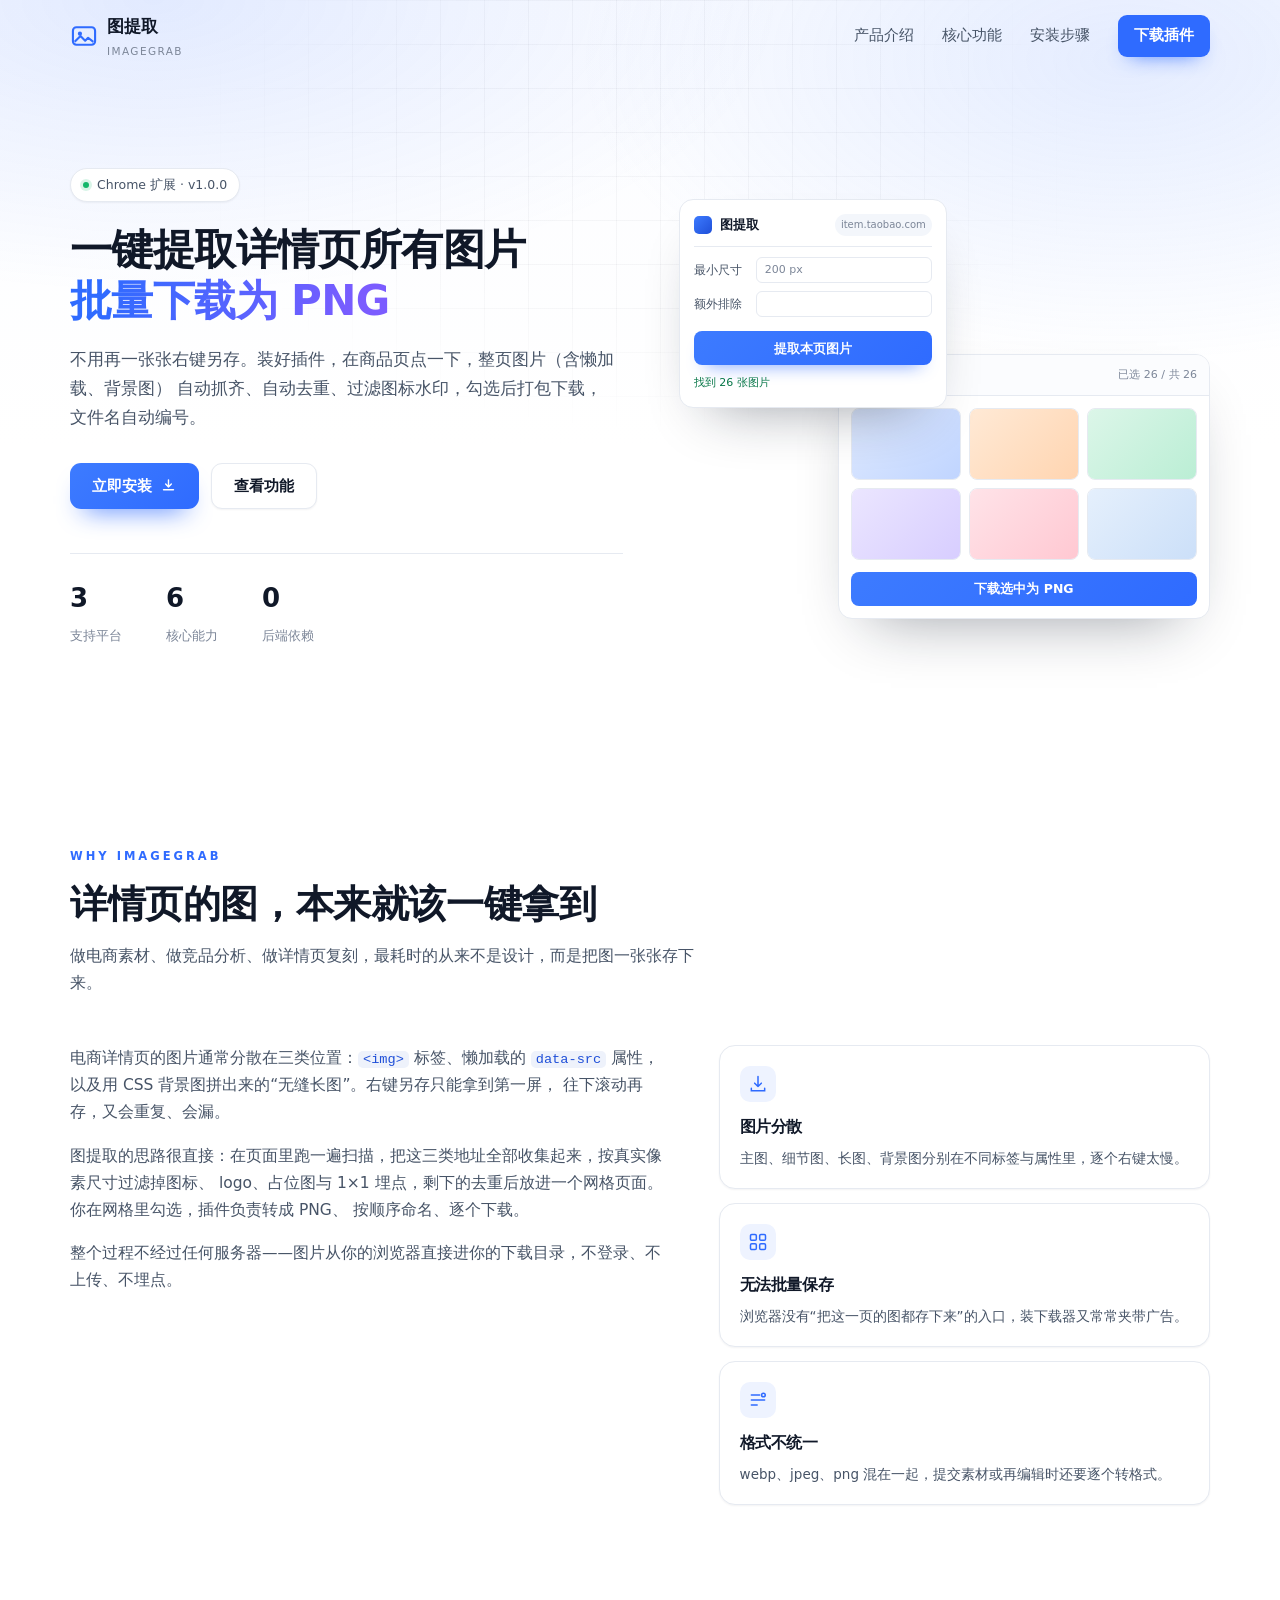
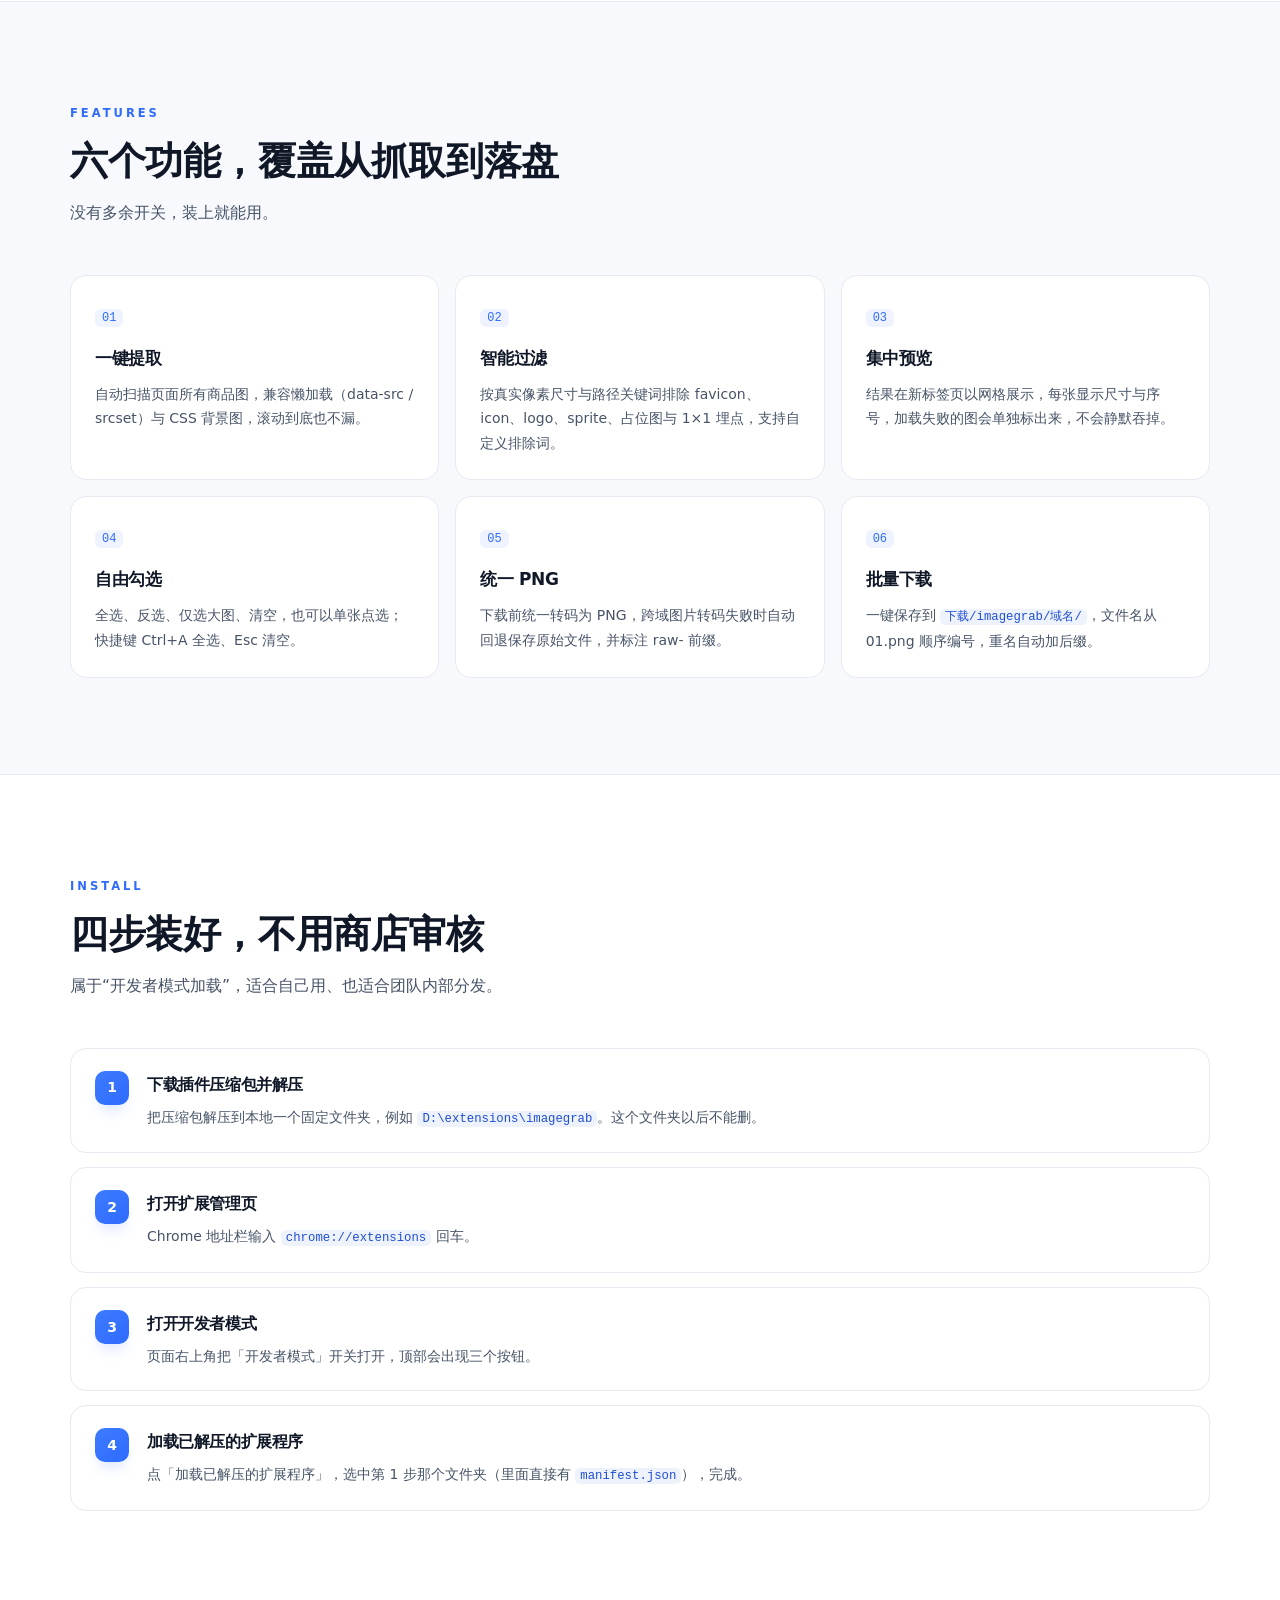
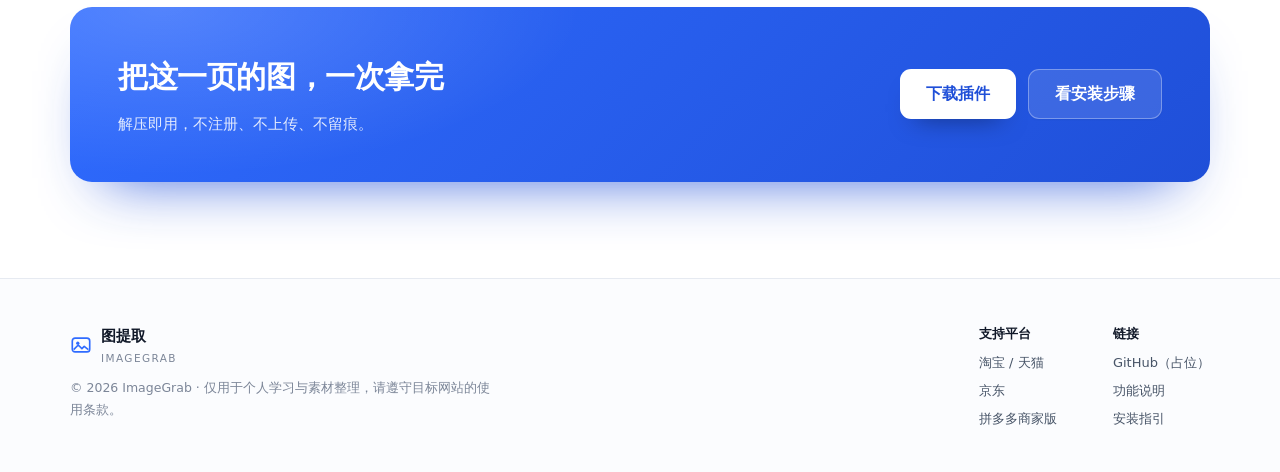
<file: docs/index.html>
<!DOCTYPE html>
<html lang="zh-CN">
<head>
  <meta charset="UTF-8" />
  <meta name="viewport" content="width=device-width, initial-scale=1.0" />
  <title>图提取 ImageGrab · 一键提取电商详情页图片</title>
  <meta name="description" content="图提取 ImageGrab 是一款 Chrome 扩展：一键扫描电商详情页所有图片，自动过滤图标与水印，集中预览、批量下载为 PNG。" />
  <meta name="theme-color" content="#2f6bff" />
  <meta property="og:title" content="图提取 ImageGrab" />
  <meta property="og:description" content="一键提取电商详情页所有图片，批量下载为 PNG。" />
  <link rel="icon" href="assets/icon.svg" type="image/svg+xml" />
  <link rel="stylesheet" href="css/style.css" />
</head>
<body>
  <header class="nav" id="nav">
    <div class="container nav-inner">
      <a class="logo" href="#top">
        <svg viewBox="0 0 24 24" aria-hidden="true">
          <rect x="2.5" y="4.5" width="19" height="15" rx="3" fill="none" stroke="currentColor" stroke-width="1.8"/>
          <circle cx="8.5" cy="10" r="1.8" fill="currentColor"/>
          <path d="M4 17l5-5 4 4 2.5-2.5L20 17" fill="none" stroke="currentColor" stroke-width="1.8" stroke-linejoin="round"/>
        </svg>
        <span>图提取<em>ImageGrab</em></span>
      </a>

      <nav class="links" id="links">
        <a href="#intro">产品介绍</a>
        <a href="#features">核心功能</a>
        <a href="#install">安装步骤</a>
        <a class="nav-cta" href="#download">下载插件</a>
      </nav>

      <button class="burger" id="burger" aria-label="菜单" aria-expanded="false">
        <span></span><span></span><span></span>
      </button>
    </div>
  </header>

  <main id="top">
    <!-- Hero -->
    <section class="hero">
      <div class="container hero-grid">
        <div class="hero-copy reveal">
          <span class="pill"><i></i> Chrome 扩展 · v1.0.0</span>
          <h1>一键提取详情页所有图片<br /><span class="grad">批量下载为 PNG</span></h1>
          <p class="lead">
            不用再一张张右键另存。装好插件，在商品页点一下，整页图片（含懒加载、背景图）
            自动抓齐、自动去重、过滤图标水印，勾选后打包下载，文件名自动编号。
          </p>
          <div class="actions">
            <a class="btn btn-primary" href="#install">
              立即安装
              <svg viewBox="0 0 24 24" aria-hidden="true"><path d="M12 4v10m0 0l-4-4m4 4l4-4" fill="none" stroke="currentColor" stroke-width="2" stroke-linecap="round" stroke-linejoin="round"/><path d="M5 18h14" fill="none" stroke="currentColor" stroke-width="2" stroke-linecap="round"/></svg>
            </a>
            <a class="btn btn-ghost" href="#features">查看功能</a>
          </div>
          <ul class="hero-meta">
            <li><b>3</b><span>支持平台</span></li>
            <li><b>6</b><span>核心能力</span></li>
            <li><b>0</b><span>后端依赖</span></li>
          </ul>
        </div>

        <div class="hero-art reveal" aria-hidden="true">
          <div class="mock-popup">
            <div class="mock-head">
              <span class="mock-logo"></span>
              <b>图提取</b>
              <span class="mock-badge">item.taobao.com</span>
            </div>
            <div class="mock-body">
              <div class="mock-row"><span>最小尺寸</span><i class="mock-input">200 px</i></div>
              <div class="mock-row"><span>额外排除</span><i class="mock-input"></i></div>
            </div>
            <div class="mock-btn">提取本页图片</div>
            <div class="mock-status">找到 26 张图片</div>
          </div>

          <div class="mock-gallery">
            <div class="mock-toolbar">
              <span class="dot"></span><span class="dot"></span><span class="dot"></span>
              <em>已选 26 / 共 26</em>
            </div>
            <div class="mock-grid">
              <i class="t a"></i><i class="t b"></i><i class="t c"></i>
              <i class="t d"></i><i class="t e"></i><i class="t f"></i>
            </div>
            <div class="mock-dl">下载选中为 PNG</div>
          </div>
        </div>
      </div>
    </section>

    <!-- 产品介绍 -->
    <section class="section" id="intro">
      <div class="container">
        <div class="head reveal">
          <span class="eyebrow">WHY IMAGEGRAB</span>
          <h2>详情页的图，本来就该一键拿到</h2>
          <p>做电商素材、做竞品分析、做详情页复刻，最耗时的从来不是设计，而是把图一张张存下来。</p>
        </div>

        <div class="intro-grid">
          <div class="intro-text reveal">
            <p>
              电商详情页的图片通常分散在三类位置：<code>&lt;img&gt;</code> 标签、懒加载的
              <code>data-src</code> 属性，以及用 CSS 背景图拼出来的“无缝长图”。右键另存只能拿到第一屏，
              往下滚动再存，又会重复、会漏。
            </p>
            <p>
              图提取的思路很直接：在页面里跑一遍扫描，把这三类地址全部收集起来，按真实像素尺寸过滤掉图标、
              logo、占位图与 1×1 埋点，剩下的去重后放进一个网格页面。你在网格里勾选，插件负责转成 PNG、
              按顺序命名、逐个下载。
            </p>
            <p>
              整个过程不经过任何服务器——图片从你的浏览器直接进你的下载目录，不登录、不上传、不埋点。
            </p>
          </div>

          <div class="intro-cards">
            <article class="mini reveal">
              <span class="mini-icon">
                <svg viewBox="0 0 24 24" aria-hidden="true"><path d="M12 3v12m0 0l-4-4m4 4l4-4" fill="none" stroke="currentColor" stroke-width="1.8" stroke-linecap="round" stroke-linejoin="round"/><path d="M4 17v3h16v-3" fill="none" stroke="currentColor" stroke-width="1.8" stroke-linecap="round"/></svg>
              </span>
              <h3>图片分散</h3>
              <p>主图、细节图、长图、背景图分别在不同标签与属性里，逐个右键太慢。</p>
            </article>
            <article class="mini reveal">
              <span class="mini-icon">
                <svg viewBox="0 0 24 24" aria-hidden="true"><rect x="3" y="3" width="7" height="7" rx="1.5" fill="none" stroke="currentColor" stroke-width="1.8"/><rect x="14" y="3" width="7" height="7" rx="1.5" fill="none" stroke="currentColor" stroke-width="1.8"/><rect x="3" y="14" width="7" height="7" rx="1.5" fill="none" stroke="currentColor" stroke-width="1.8"/><rect x="14" y="14" width="7" height="7" rx="1.5" fill="none" stroke="currentColor" stroke-width="1.8"/></svg>
              </span>
              <h3>无法批量保存</h3>
              <p>浏览器没有“把这一页的图都存下来”的入口，装下载器又常常夹带广告。</p>
            </article>
            <article class="mini reveal">
              <span class="mini-icon">
                <svg viewBox="0 0 24 24" aria-hidden="true"><path d="M4 6h10M4 12h16M4 18h7" fill="none" stroke="currentColor" stroke-width="1.8" stroke-linecap="round"/><circle cx="18.5" cy="6" r="2.2" fill="none" stroke="currentColor" stroke-width="1.8"/></svg>
              </span>
              <h3>格式不统一</h3>
              <p>webp、jpeg、png 混在一起，提交素材或再编辑时还要逐个转格式。</p>
            </article>
          </div>
        </div>
      </div>
    </section>

    <!-- 核心功能 -->
    <section class="section alt" id="features">
      <div class="container">
        <div class="head reveal">
          <span class="eyebrow">FEATURES</span>
          <h2>六个功能，覆盖从抓取到落盘</h2>
          <p>没有多余开关，装上就能用。</p>
        </div>

        <div class="features">
          <article class="feat reveal">
            <span class="feat-num">01</span>
            <h3>一键提取</h3>
            <p>自动扫描页面所有商品图，兼容懒加载（data-src / srcset）与 CSS 背景图，滚动到底也不漏。</p>
          </article>
          <article class="feat reveal">
            <span class="feat-num">02</span>
            <h3>智能过滤</h3>
            <p>按真实像素尺寸与路径关键词排除 favicon、icon、logo、sprite、占位图与 1×1 埋点，支持自定义排除词。</p>
          </article>
          <article class="feat reveal">
            <span class="feat-num">03</span>
            <h3>集中预览</h3>
            <p>结果在新标签页以网格展示，每张显示尺寸与序号，加载失败的图会单独标出来，不会静默吞掉。</p>
          </article>
          <article class="feat reveal">
            <span class="feat-num">04</span>
            <h3>自由勾选</h3>
            <p>全选、反选、仅选大图、清空，也可以单张点选；快捷键 Ctrl+A 全选、Esc 清空。</p>
          </article>
          <article class="feat reveal">
            <span class="feat-num">05</span>
            <h3>统一 PNG</h3>
            <p>下载前统一转码为 PNG，跨域图片转码失败时自动回退保存原始文件，并标注 raw- 前缀。</p>
          </article>
          <article class="feat reveal">
            <span class="feat-num">06</span>
            <h3>批量下载</h3>
            <p>一键保存到 <code>下载/imagegrab/域名/</code>，文件名从 01.png 顺序编号，重名自动加后缀。</p>
          </article>
        </div>
      </div>
    </section>

    <!-- 安装步骤 -->
    <section class="section" id="install">
      <div class="container">
        <div class="head reveal">
          <span class="eyebrow">INSTALL</span>
          <h2>四步装好，不用商店审核</h2>
          <p>属于“开发者模式加载”，适合自己用、也适合团队内部分发。</p>
        </div>

        <ol class="steps">
          <li class="reveal">
            <span class="step-no">1</span>
            <div>
              <h3>下载插件压缩包并解压</h3>
              <p>把压缩包解压到本地一个固定文件夹，例如 <code>D:\extensions\imagegrab</code>。这个文件夹以后不能删。</p>
            </div>
          </li>
          <li class="reveal">
            <span class="step-no">2</span>
            <div>
              <h3>打开扩展管理页</h3>
              <p>Chrome 地址栏输入 <code>chrome://extensions</code> 回车。</p>
            </div>
          </li>
          <li class="reveal">
            <span class="step-no">3</span>
            <div>
              <h3>打开开发者模式</h3>
              <p>页面右上角把「开发者模式」开关打开，顶部会出现三个按钮。</p>
            </div>
          </li>
          <li class="reveal">
            <span class="step-no">4</span>
            <div>
              <h3>加载已解压的扩展程序</h3>
              <p>点「加载已解压的扩展程序」，选中第 1 步那个文件夹（里面直接有 <code>manifest.json</code>），完成。</p>
            </div>
          </li>
        </ol>
      </div>
    </section>

    <!-- CTA -->
    <section class="cta" id="download">
      <div class="container cta-inner reveal">
        <div>
          <h2>把这一页的图，一次拿完</h2>
          <p>解压即用，不注册、不上传、不留痕。</p>
        </div>
        <div class="cta-actions">
          <a class="btn btn-primary big" href="#" onclick="return false;">下载插件</a>
          <a class="btn btn-ghost big" href="#install">看安装步骤</a>
        </div>
      </div>
    </section>
  </main>

  <footer class="footer">
    <div class="container footer-inner">
      <div>
        <a class="logo small" href="#top">
          <svg viewBox="0 0 24 24" aria-hidden="true">
            <rect x="2.5" y="4.5" width="19" height="15" rx="3" fill="none" stroke="currentColor" stroke-width="1.8"/>
            <circle cx="8.5" cy="10" r="1.8" fill="currentColor"/>
            <path d="M4 17l5-5 4 4 2.5-2.5L20 17" fill="none" stroke="currentColor" stroke-width="1.8" stroke-linejoin="round"/>
          </svg>
          <span>图提取<em>ImageGrab</em></span>
        </a>
        <p class="copy">© 2026 ImageGrab · 仅用于个人学习与素材整理，请遵守目标网站的使用条款。</p>
      </div>
      <div class="footer-cols">
        <div>
          <b>支持平台</b>
          <span>淘宝 / 天猫</span>
          <span>京东</span>
          <span>拼多多商家版</span>
        </div>
        <div>
          <b>链接</b>
          <a href="https://github.com/" target="_blank" rel="noreferrer noopener">GitHub（占位）</a>
          <a href="#features">功能说明</a>
          <a href="#install">安装指引</a>
        </div>
      </div>
    </div>
  </footer>

  <script src="js/main.js"></script>
</body>
</html>
</file>
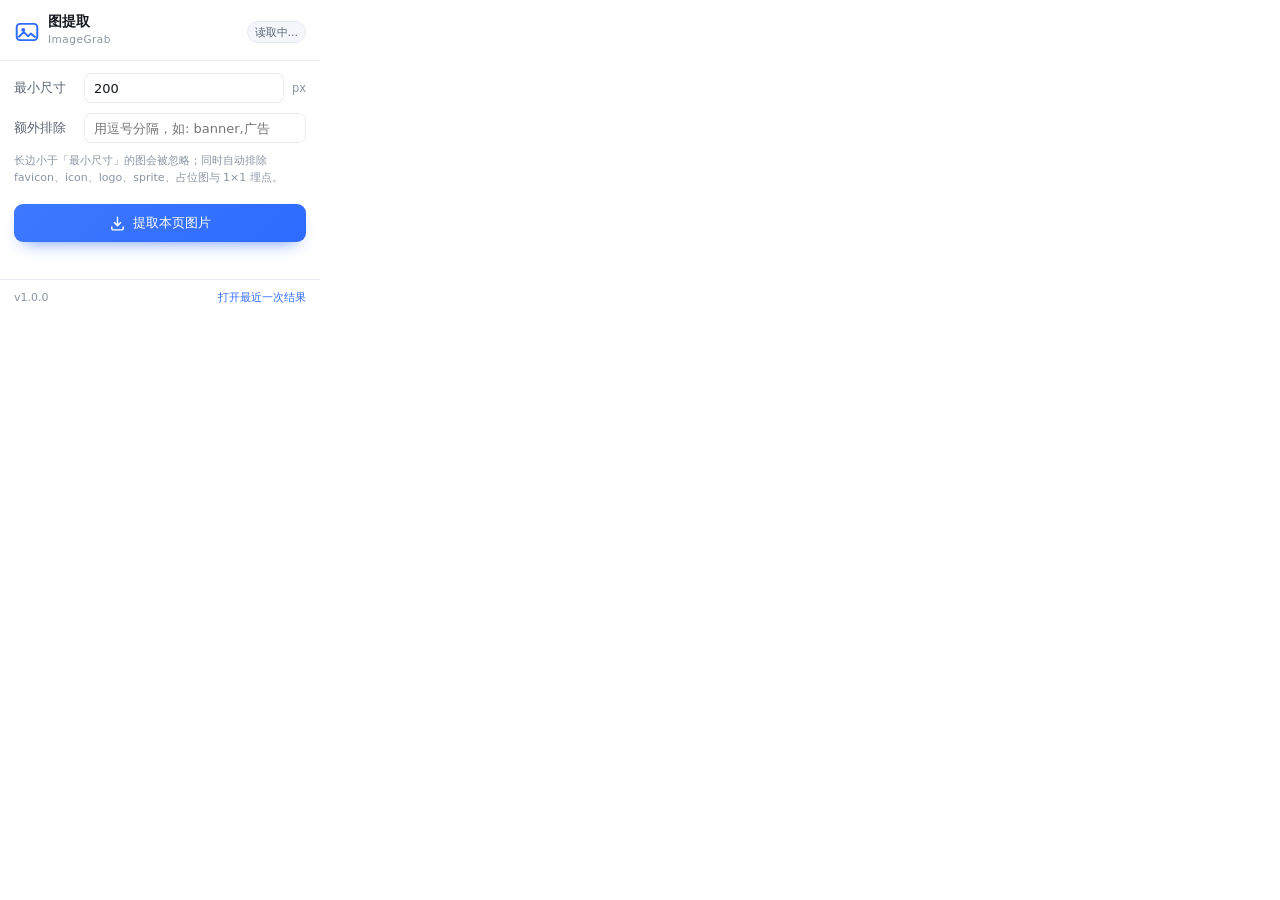
<file: popup.html>
<!DOCTYPE html>
<html lang="zh-CN">
<head>
  <meta charset="UTF-8" />
  <title>图提取 ImageGrab</title>
  <link rel="stylesheet" href="popup.css" />
</head>
<body>
  <header class="head">
    <div class="logo">
      <svg viewBox="0 0 24 24" aria-hidden="true">
        <rect x="2.5" y="4.5" width="19" height="15" rx="3" fill="none" stroke="currentColor" stroke-width="1.8"/>
        <circle cx="8.5" cy="10" r="1.8" fill="currentColor"/>
        <path d="M4 17l5-5 4 4 2.5-2.5L20 17" fill="none" stroke="currentColor" stroke-width="1.8" stroke-linejoin="round"/>
      </svg>
      <div>
        <b>图提取</b>
        <em>ImageGrab</em>
      </div>
    </div>
    <span class="badge" id="pageBadge">读取中…</span>
  </header>

  <section class="card">
    <label class="row">
      <span>最小尺寸</span>
      <input id="minSize" type="number" min="0" max="4000" step="50" value="200" />
      <span class="unit">px</span>
    </label>
    <label class="row">
      <span>额外排除</span>
      <input id="exclude" type="text" placeholder="用逗号分隔，如: banner,广告" />
    </label>
    <p class="tip">长边小于「最小尺寸」的图会被忽略；同时自动排除 favicon、icon、logo、sprite、占位图与 1×1 埋点。</p>
  </section>

  <button id="grab" class="primary">
    <svg viewBox="0 0 24 24" aria-hidden="true">
      <path d="M12 3v12m0 0l-4.5-4.5M12 15l4.5-4.5" fill="none" stroke="currentColor" stroke-width="2" stroke-linecap="round" stroke-linejoin="round"/>
      <path d="M4 17v2.5A1.5 1.5 0 0 0 5.5 21h13a1.5 1.5 0 0 0 1.5-1.5V17" fill="none" stroke="currentColor" stroke-width="2" stroke-linecap="round"/>
    </svg>
    提取本页图片
  </button>

  <p id="status" class="status"></p>

  <footer class="foot">
    <span>v1.0.0</span>
    <a href="#" id="openPreview">打开最近一次结果</a>
  </footer>

  <script src="popup.js"></script>
</body>
</html>
</file>
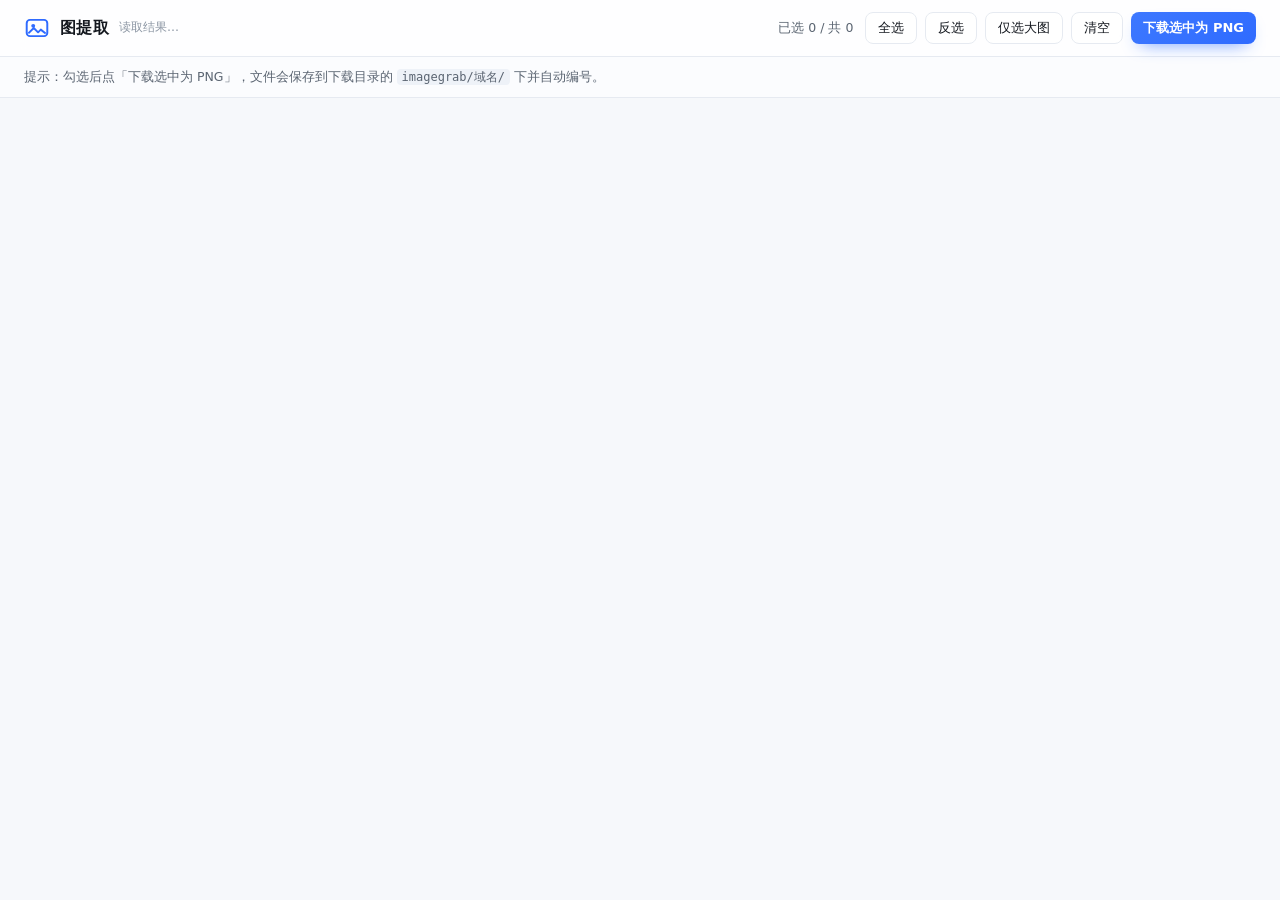
<file: preview.html>
<!DOCTYPE html>
<html lang="zh-CN">
<head>
  <meta charset="UTF-8" />
  <title>图提取 · 结果预览</title>
  <link rel="stylesheet" href="preview.css" />
</head>
<body>
  <header class="bar">
    <div class="brand">
      <svg viewBox="0 0 24 24" aria-hidden="true">
        <rect x="2.5" y="4.5" width="19" height="15" rx="3" fill="none" stroke="currentColor" stroke-width="1.8"/>
        <circle cx="8.5" cy="10" r="1.8" fill="currentColor"/>
        <path d="M4 17l5-5 4 4 2.5-2.5L20 17" fill="none" stroke="currentColor" stroke-width="1.8" stroke-linejoin="round"/>
      </svg>
      <b>图提取</b>
      <span class="meta" id="meta">读取结果…</span>
    </div>

    <div class="tools">
      <span class="counter" id="counter">已选 0 / 共 0</span>
      <button data-act="all">全选</button>
      <button data-act="invert">反选</button>
      <button data-act="big">仅选大图</button>
      <button data-act="none">清空</button>
      <button class="primary" data-act="download" id="dlBtn">下载选中为 PNG</button>
    </div>
  </header>

  <div class="hint">
    <span>提示：勾选后点「下载选中为 PNG」，文件会保存到下载目录的 <code>imagegrab/域名/</code> 下并自动编号。</span>
    <span class="prog" id="prog"></span>
  </div>

  <main id="grid" class="grid"></main>

  <div id="empty" class="empty" hidden>
    <p>没有图片。</p>
    <p class="sub">回到页面点插件图标重新提取，或把「最小尺寸」调小。</p>
  </div>

  <script src="preview.js"></script>
</body>
</html>
</file>
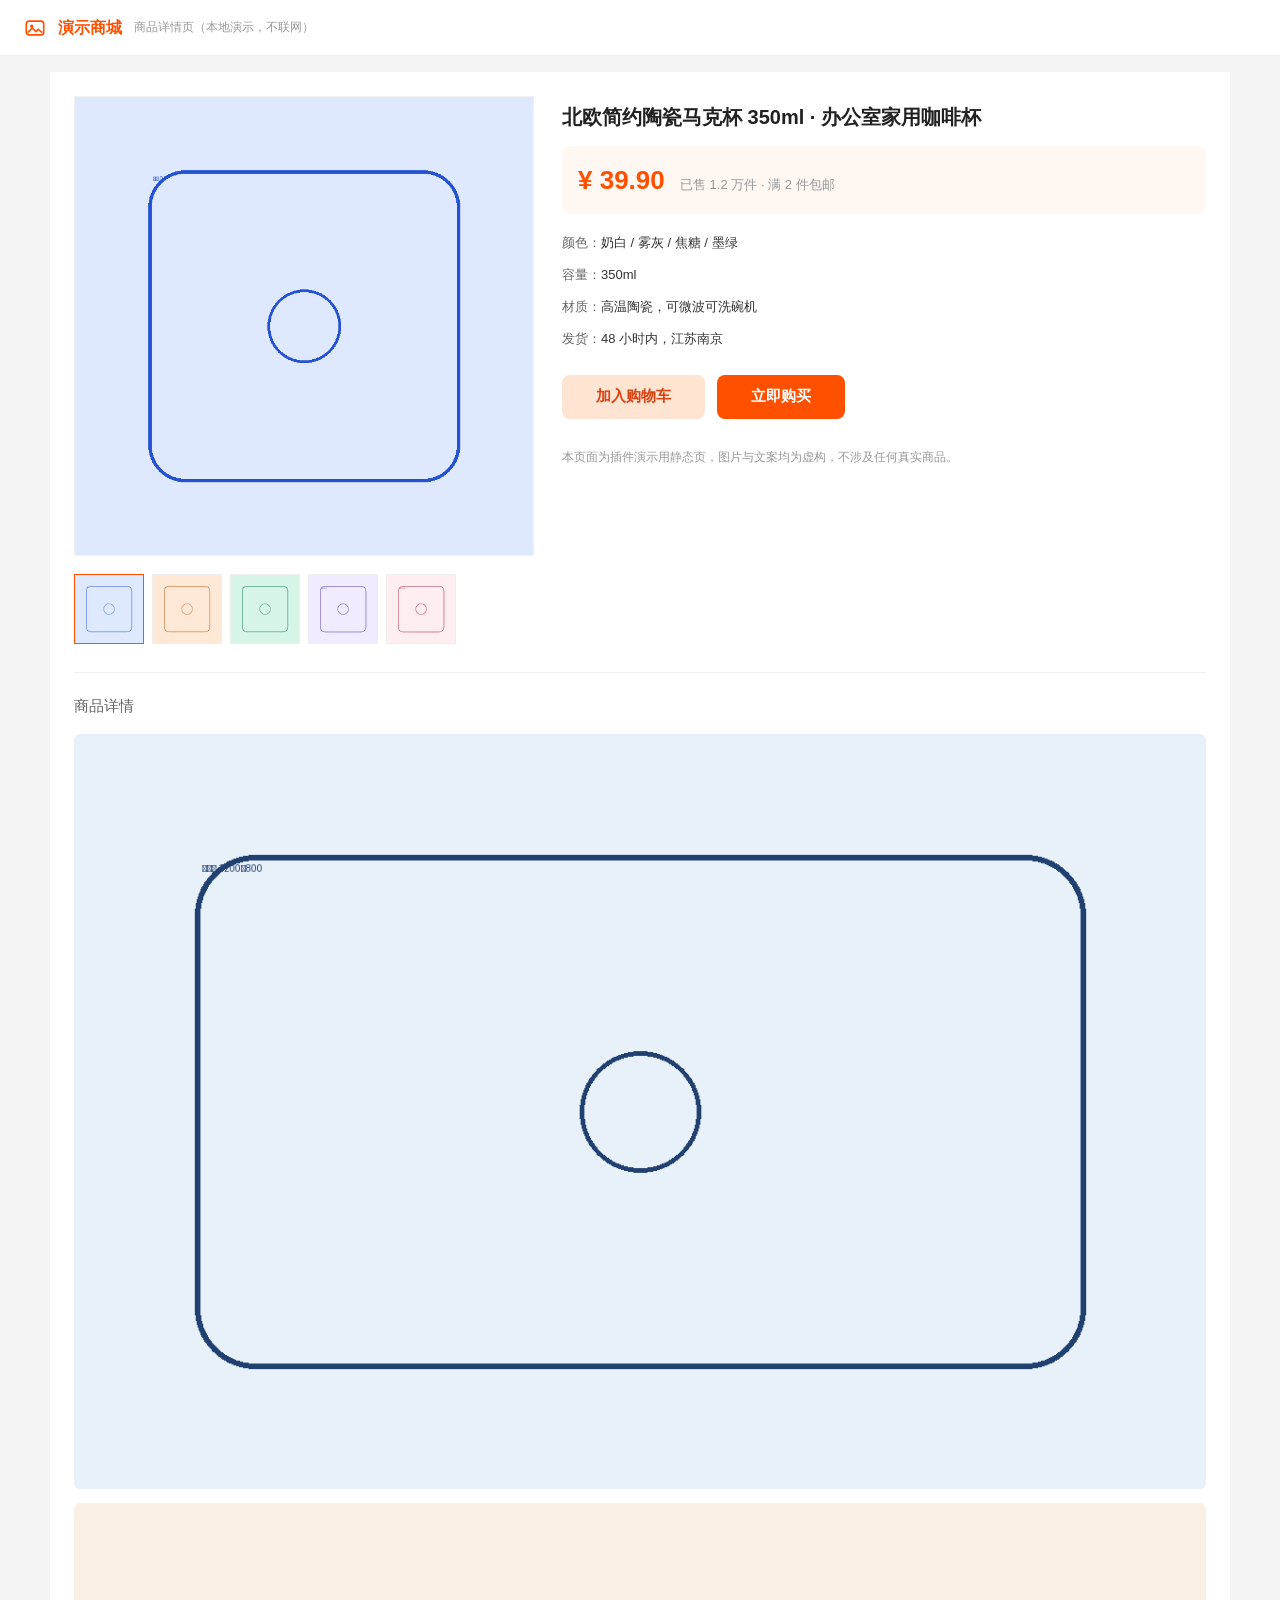
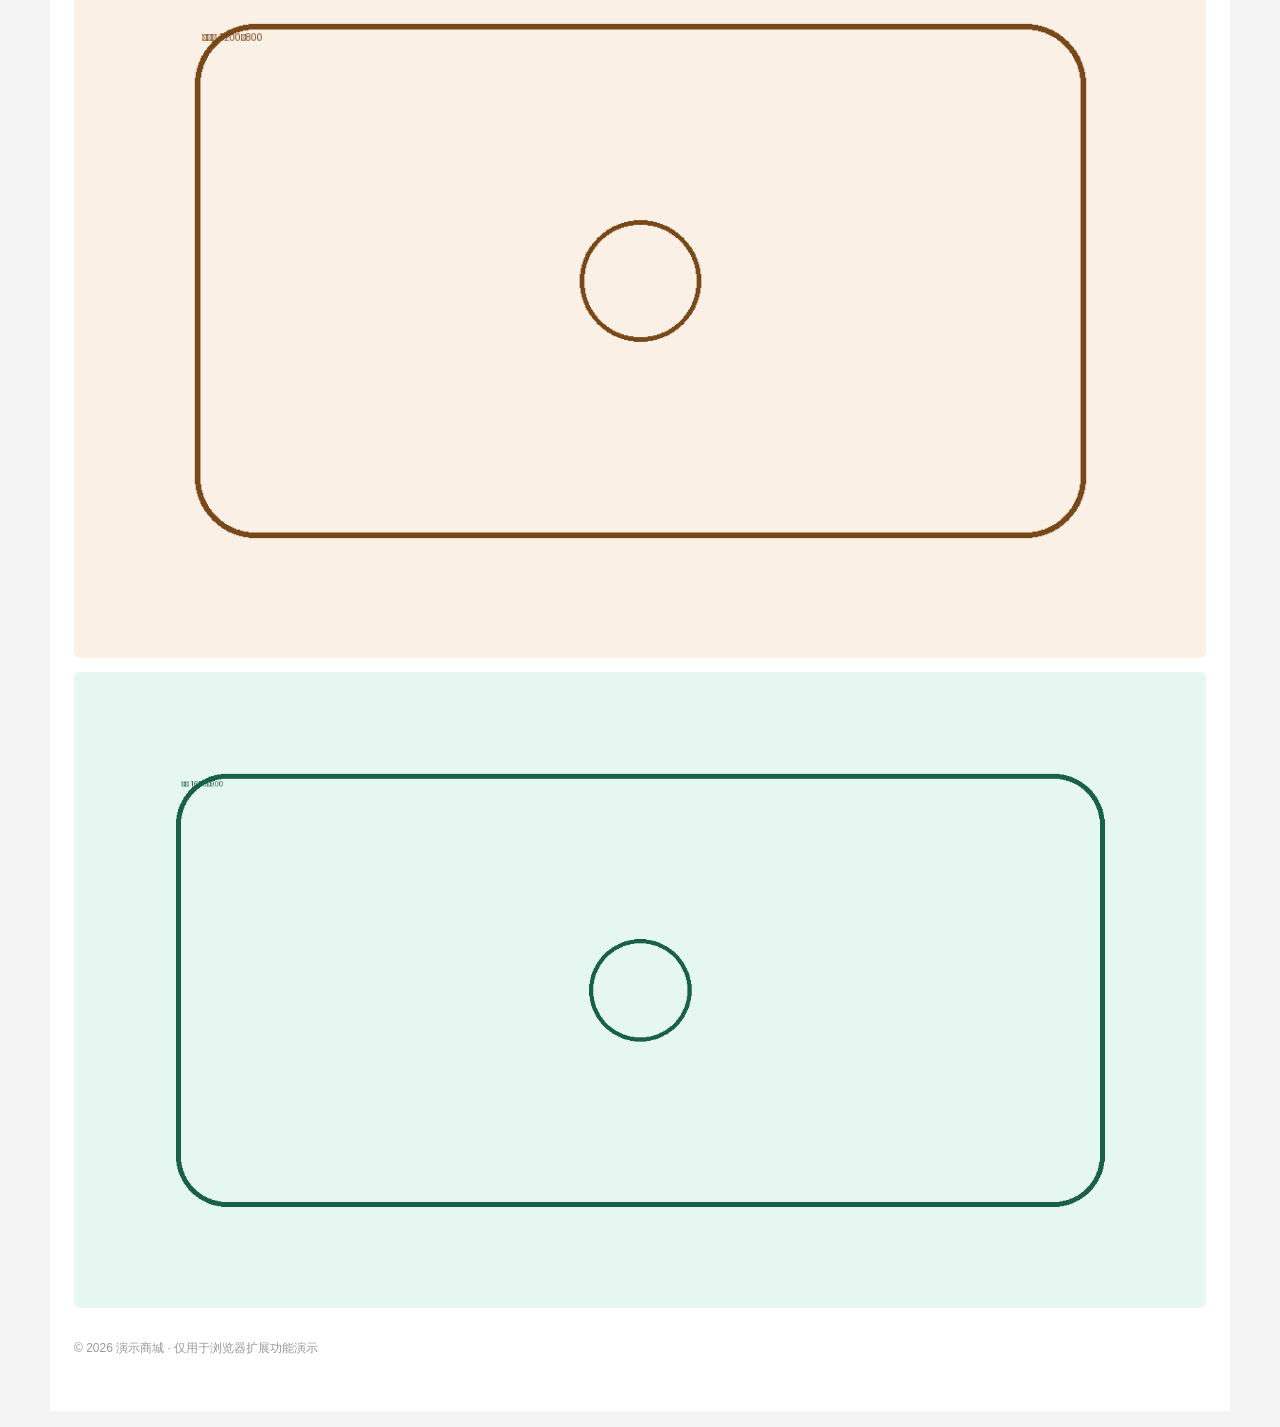
<file: test/demo-shop.html>
<!DOCTYPE html>
<html lang="zh-CN">
<head>
  <meta charset="UTF-8" />
  <title>【演示】北欧简约陶瓷马克杯 350ml · 商品详情</title>
  <style>
    * { box-sizing: border-box; }
    body { margin: 0; background: #f4f4f4; font: 14px/1.7 "PingFang SC", "Microsoft YaHei", sans-serif; color: #222; }
    .bar { height: 56px; background: #fff; border-bottom: 1px solid #eee; display: flex; align-items: center; padding: 0 24px; gap: 12px; }
    .bar b { font-size: 16px; color: #ff5000; }
    .bar span { color: #999; font-size: 12px; }
    .wrap { width: 1180px; margin: 16px auto; background: #fff; padding: 24px; }
    .top { display: grid; grid-template-columns: 460px 1fr; gap: 28px; }
    .gallery-main { width: 460px; height: 460px; object-fit: contain; background: #fafafa; border: 1px solid #f0f0f0; }
    .thumbs { display: flex; gap: 8px; margin-top: 10px; }
    .thumbs img { width: 70px; height: 70px; object-fit: cover; border: 1px solid #eee; cursor: pointer; }
    .thumbs img.on { border-color: #ff5000; }
    h1 { font-size: 20px; margin: 4px 0 12px; font-weight: 600; }
    .price { background: #fff7f2; padding: 12px 16px; border-radius: 8px; color: #ff5000; font-size: 26px; font-weight: 700; }
    .price small { font-size: 13px; color: #999; font-weight: 400; margin-left: 8px; }
    .attrs { margin: 18px 0; display: grid; gap: 10px; font-size: 13px; color: #666; }
    .attrs i { color: #333; font-style: normal; }
    .buy { display: flex; gap: 12px; margin-top: 24px; }
    .buy button { height: 44px; padding: 0 34px; border: 0; border-radius: 8px; font-size: 15px; font-weight: 600; cursor: pointer; }
    .buy .cart { background: #ffe4d1; color: #d84315; }
    .buy .now { background: #ff5000; color: #fff; }
    .detail { margin-top: 28px; border-top: 1px solid #f0f0f0; padding-top: 20px; }
    .detail h2 { font-size: 15px; color: #666; font-weight: 500; margin: 0 0 16px; }
    .detail img { width: 100%; display: block; margin-bottom: 14px; border-radius: 6px; }
    .note { color: #999; font-size: 12px; padding: 16px 0; }
    .logo { width: 22px; height: 22px; }
  </style>
</head>
<body>
  <div class="bar">
    <svg class="logo" viewBox="0 0 24 24" aria-hidden="true">
      <rect x="2.5" y="4.5" width="19" height="15" rx="3" fill="none" stroke="#ff5000" stroke-width="1.8"/>
      <circle cx="8.5" cy="10" r="1.8" fill="#ff5000"/>
      <path d="M4 17l5-5 4 4 2.5-2.5L20 17" fill="none" stroke="#ff5000" stroke-width="1.8" stroke-linejoin="round"/>
    </svg>
    <b>演示商城</b>
    <span>商品详情页（本地演示，不联网）</span>
  </div>

  <div class="wrap">
    <div class="top">
      <div>
        <img class="gallery-main" id="main" src="demo/main-1.png" alt="商品主图" />
        <div class="thumbs">
          <img class="on" src="demo/main-1.png" alt="" data-src="demo/main-1.png" />
          <img src="demo/main-2.png" alt="" data-src="demo/main-2.png" data-lazy="demo/main-2.png" />
          <img src="demo/main-3.png" alt="" data-src="demo/main-3.png" />
          <img src="demo/sku-1.png" alt="" data-src="demo/sku-1.png" />
          <img src="demo/sku-2.png" alt="" data-src="demo/sku-2.png" />
        </div>
      </div>

      <div>
        <h1>北欧简约陶瓷马克杯 350ml · 办公室家用咖啡杯</h1>
        <div class="price">¥ 39.90 <small>已售 1.2 万件 · 满 2 件包邮</small></div>
        <div class="attrs">
          <div>颜色：<i>奶白 / 雾灰 / 焦糖 / 墨绿</i></div>
          <div>容量：<i>350ml</i></div>
          <div>材质：<i>高温陶瓷，可微波可洗碗机</i></div>
          <div>发货：<i>48 小时内，江苏南京</i></div>
        </div>
        <div class="buy">
          <button class="cart">加入购物车</button>
          <button class="now">立即购买</button>
        </div>
        <p class="note">本页面为插件演示用静态页，图片与文案均为虚构，不涉及任何真实商品。</p>
      </div>
    </div>

    <div class="detail">
      <h2>商品详情</h2>
      <img src="demo/detail-1.png" data-src="demo/detail-1.png" alt="细节 1" />
      <img src="demo/detail-2.png" data-src="demo/detail-2.png" alt="细节 2" />
      <img src="demo/detail-3.png" data-src="demo/detail-3.png" alt="细节 3" />
      <p class="note">© 2026 演示商城 · 仅用于浏览器扩展功能演示</p>
    </div>
  </div>

  <script>
    document.querySelectorAll('.thumbs img').forEach(function (img) {
      img.addEventListener('click', function () {
        document.querySelectorAll('.thumbs img').forEach(function (i) { i.classList.remove('on'); });
        img.classList.add('on');
        document.getElementById('main').src = img.getAttribute('data-src') || img.src;
      });
    });
  </script>
</body>
</html>
</file>
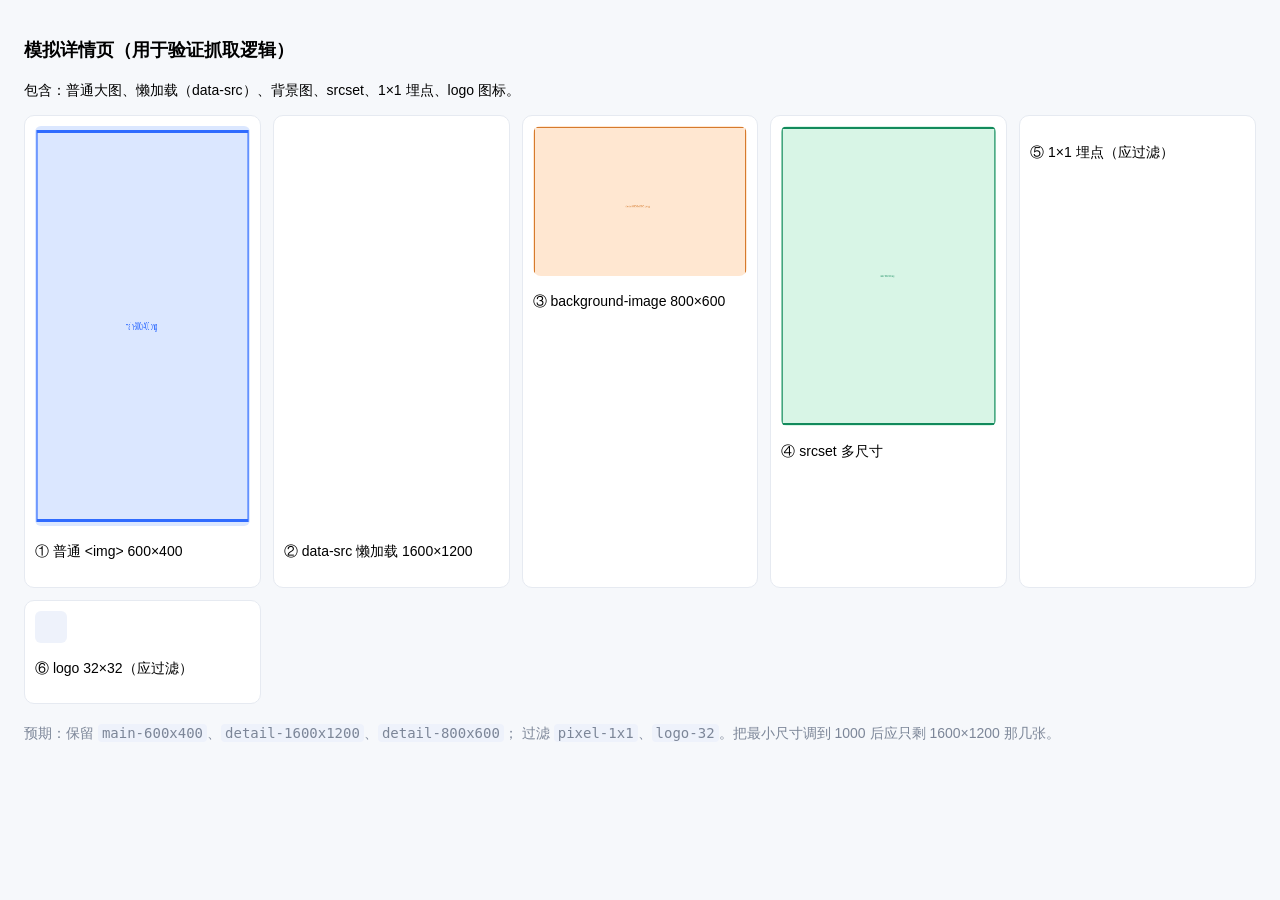
<file: test/test-page.html>
<!DOCTYPE html>
<html lang="zh-CN">
<head>
  <meta charset="UTF-8" />
  <title>测试商品页 · 图提取 ImageGrab</title>
  <style>
    body { font: 14px/1.6 "Microsoft YaHei", sans-serif; margin: 0; padding: 24px; background: #f6f8fb; }
    h1 { font-size: 18px; }
    .grid { display: grid; grid-template-columns: repeat(auto-fill, minmax(200px, 1fr)); gap: 12px; }
    .item { background: #fff; border: 1px solid #e6eaf1; border-radius: 10px; padding: 10px; }
    img { max-width: 100%; display: block; border-radius: 6px; }
    .bg { height: 150px; border-radius: 8px; background-image: url("img/detail-800x600.png"); background-size: cover; }
    code { background: #eef2fb; padding: 1px 4px; border-radius: 4px; }
    .px { width: 1px; height: 1px; opacity: .02; }
  </style>
</head>
<body>
  <h1>模拟详情页（用于验证抓取逻辑）</h1>
  <p>包含：普通大图、懒加载（data-src）、背景图、srcset、1×1 埋点、logo 图标。</p>

  <div class="grid">
    <div class="item">
      <img id="normal" src="img/main-600x400.png" width="600" height="400" alt="普通大图" />
      <p>① 普通 &lt;img&gt; 600×400</p>
    </div>

    <div class="item">
      <img id="lazy" src="img/pixel-1x1.png" data-src="img/detail-1600x1200.png"
           width="600" height="400" alt="懒加载图" />
      <p>② data-src 懒加载 1600×1200</p>
    </div>

    <div class="item">
      <div class="bg"></div>
      <p>③ background-image 800×600</p>
    </div>

    <div class="item">
      <img id="srcset" src="img/detail-800x600.png"
           srcset="img/detail-800x600.png 800w, img/detail-1600x1200.png 1600w"
           width="400" height="300" alt="srcset" />
      <p>④ srcset 多尺寸</p>
    </div>

    <div class="item">
      <img id="pixel" class="px" src="img/pixel-1x1.png" alt="" />
      <p>⑤ 1×1 埋点（应过滤）</p>
    </div>

    <div class="item">
      <img id="logo" src="img/logo-32.png" alt="logo" />
      <p>⑥ logo 32×32（应过滤）</p>
    </div>
  </div>

  <p style="margin-top:18px;color:#7c8698">
    预期：保留 <code>main-600x400</code>、<code>detail-1600x1200</code>、<code>detail-800x600</code>；
    过滤 <code>pixel-1x1</code>、<code>logo-32</code>。把最小尺寸调到 1000 后应只剩 1600×1200 那几张。
  </p>
</body>
</html>
</file>
<file: docs/css/style.css>
/* 图提取 ImageGrab · 官网样式（纯静态，无外部依赖） */
:root {
  --brand: #2f6bff;
  --brand-2: #6d9bff;
  --brand-dark: #1f4fd8;
  --ink: #101828;
  --ink-2: #475467;
  --ink-3: #7c8698;
  --line: #e6eaf1;
  --bg: #ffffff;
  --bg-soft: #f7f9fc;
  --radius: 16px;
  --shadow-sm: 0 1px 2px rgba(16, 24, 40, .05);
  --shadow-md: 0 12px 28px -18px rgba(16, 24, 40, .35);
  --shadow-lg: 0 28px 60px -32px rgba(16, 24, 40, .45);
}
* { box-sizing: border-box; }
html { scroll-behavior: smooth; scroll-padding-top: 84px; }
body {
  margin: 0;
  font: 16px/1.75 "PingFang SC", "HarmonyOS Sans SC", "Microsoft YaHei", system-ui, -apple-system, sans-serif;
  color: var(--ink);
  background: var(--bg);
  -webkit-font-smoothing: antialiased;
}
a { color: inherit; text-decoration: none; }
h1, h2, h3 { margin: 0; font-weight: 700; letter-spacing: -.4px; }
p { margin: 0; }
code {
  font-family: "JetBrains Mono", Consolas, monospace;
  font-size: .88em;
  background: #eef2fb;
  color: var(--brand-dark);
  padding: 1px 5px;
  border-radius: 5px;
}
.container { width: min(1140px, calc(100% - 48px)); margin-inline: auto; }

/* ---------- 导航 ---------- */
.nav {
  position: fixed; inset: 0 0 auto 0; z-index: 50;
  transition: background .3s, box-shadow .3s, border-color .3s;
  border-bottom: 1px solid transparent;
}
.nav.scrolled {
  background: rgba(255, 255, 255, .82);
  backdrop-filter: blur(14px) saturate(150%);
  border-bottom-color: var(--line);
  box-shadow: 0 6px 20px -16px rgba(16, 24, 40, .5);
}
.nav-inner { display: flex; align-items: center; gap: 24px; height: 72px; }
.logo { display: flex; align-items: center; gap: 9px; font-weight: 700; font-size: 17px; }
.logo svg { width: 28px; height: 28px; color: var(--brand); }
.logo em {
  display: block; font-style: normal; font-weight: 500;
  font-size: 10.5px; letter-spacing: 1.4px; color: var(--ink-3); text-transform: uppercase;
}
.links { display: flex; align-items: center; gap: 28px; margin-left: auto; font-size: 14.5px; color: var(--ink-2); }
.links a { position: relative; padding: 6px 0; transition: color .2s; }
.links a::after {
  content: ""; position: absolute; left: 0; bottom: 0; height: 2px; width: 0;
  background: var(--brand); border-radius: 2px; transition: width .25s;
}
.links a:hover, .links a.active { color: var(--ink); }
.links a:hover::after, .links a.active::after { width: 100%; }
.nav-cta {
  background: var(--brand); color: #fff !important;
  padding: 8px 16px !important; border-radius: 9px; font-weight: 600;
  box-shadow: 0 10px 20px -12px rgba(47, 107, 255, .9);
}
.nav-cta::after { display: none; }
.burger {
  display: none; margin-left: auto;
  width: 40px; height: 40px; border: 1px solid var(--line); border-radius: 10px;
  background: #fff; cursor: pointer; padding: 0;
  flex-direction: column; align-items: center; justify-content: center; gap: 4px;
}
.burger span { display: block; width: 18px; height: 1.6px; background: var(--ink); border-radius: 2px; transition: transform .25s, opacity .25s; }
.nav.open .burger span:nth-child(1) { transform: translateY(5.6px) rotate(45deg); }
.nav.open .burger span:nth-child(2) { opacity: 0; }
.nav.open .burger span:nth-child(3) { transform: translateY(-5.6px) rotate(-45deg); }

/* ---------- Hero ---------- */
.hero {
  position: relative;
  padding: 168px 0 96px;
  background:
    radial-gradient(900px 420px at 12% 0%, rgba(47, 107, 255, .12), transparent 70%),
    radial-gradient(760px 420px at 88% 8%, rgba(109, 155, 255, .16), transparent 72%),
    linear-gradient(180deg, #fbfcff, #ffffff 60%);
  overflow: hidden;
}
.hero::after {
  content: ""; position: absolute; inset: 0;
  background-image:
    linear-gradient(rgba(16, 24, 40, .035) 1px, transparent 1px),
    linear-gradient(90deg, rgba(16, 24, 40, .035) 1px, transparent 1px);
  background-size: 44px 44px;
  mask-image: radial-gradient(600px 380px at 50% 20%, #000 40%, transparent 75%);
  pointer-events: none;
}
.hero-grid {
  position: relative; z-index: 1;
  display: grid; grid-template-columns: 1.02fr .98fr; gap: 56px; align-items: center;
}
.pill {
  display: inline-flex; align-items: center; gap: 8px;
  font-size: 12.5px; color: var(--ink-2);
  background: #fff; border: 1px solid var(--line);
  padding: 5px 12px; border-radius: 999px;
  box-shadow: var(--shadow-sm);
  margin-bottom: 22px;
}
.pill i { width: 6px; height: 6px; border-radius: 50%; background: #12b76a; box-shadow: 0 0 0 3px rgba(18, 183, 106, .16); }
.hero h1 { font-size: clamp(28px, 3.3vw, 42px); line-height: 1.22; margin-bottom: 20px; letter-spacing: -.6px; }
.grad {
  background: linear-gradient(100deg, var(--brand) 10%, #7b5cff 90%);
  -webkit-background-clip: text; background-clip: text; color: transparent;
}
.lead { font-size: 16.5px; color: var(--ink-2); max-width: 33em; margin-bottom: 30px; }
.actions { display: flex; gap: 12px; flex-wrap: wrap; }
.btn {
  display: inline-flex; align-items: center; justify-content: center; gap: 8px;
  height: 46px; padding: 0 22px; border-radius: 11px;
  font-size: 15px; font-weight: 600; cursor: pointer;
  transition: transform .15s, box-shadow .25s, background .25s, border-color .25s;
}
.btn svg { width: 17px; height: 17px; }
.btn:active { transform: translateY(1px); }
.btn-primary {
  background: linear-gradient(135deg, #3d7bff, var(--brand));
  color: #fff; box-shadow: 0 14px 26px -14px rgba(47, 107, 255, .95);
}
.btn-primary:hover { box-shadow: 0 18px 32px -16px rgba(47, 107, 255, 1); }
.btn-ghost { background: #fff; color: var(--ink); border: 1px solid var(--line); box-shadow: var(--shadow-sm); }
.btn-ghost:hover { border-color: #c9d4e6; }
.btn.big { height: 50px; padding: 0 26px; font-size: 15.5px; }
.hero-meta { display: flex; gap: 44px; margin: 44px 0 0; padding: 22px 0 0; border-top: 1px solid var(--line); list-style: none; }
.hero-meta b { display: block; font-size: 26px; letter-spacing: -1px; }
.hero-meta span { font-size: 12.5px; color: var(--ink-3); }

/* Hero 演示图（纯 CSS 模拟） */
.hero-art { position: relative; height: 420px; }
.mock-popup, .mock-gallery {
  position: absolute; background: #fff; border: 1px solid var(--line);
  border-radius: 14px; box-shadow: var(--shadow-lg);
}
.mock-popup { top: 0; left: 0; width: 268px; padding: 14px; z-index: 2; }
.mock-head { display: flex; align-items: center; gap: 8px; padding-bottom: 10px; border-bottom: 1px solid var(--line); font-size: 13px; }
.mock-logo { width: 18px; height: 18px; border-radius: 5px; background: linear-gradient(135deg, #3d7bff, #1f4fd8); }
.mock-badge { margin-left: auto; font-size: 10px; color: var(--ink-3); background: #f3f6fb; padding: 2px 6px; border-radius: 999px; }
.mock-body { padding: 10px 0 6px; }
.mock-row { display: flex; align-items: center; gap: 8px; margin-bottom: 8px; font-size: 11.5px; color: var(--ink-2); }
.mock-row > span { width: 54px; }
.mock-input {
  flex: 1; height: 26px; border-radius: 6px; border: 1px solid var(--line);
  font-style: normal; font-size: 11px; color: var(--ink-3); padding: 0 8px; line-height: 24px; background: #fff;
}
.mock-btn {
  height: 34px; border-radius: 8px; color: #fff; font-size: 12.5px; font-weight: 600;
  display: grid; place-items: center;
  background: linear-gradient(135deg, #3d7bff, var(--brand));
  box-shadow: 0 10px 18px -12px rgba(47, 107, 255, .95);
}
.mock-status { margin-top: 8px; font-size: 11px; color: #067647; }
.mock-gallery { right: 0; bottom: 0; width: 372px; padding: 0 0 12px; overflow: hidden; }
.mock-toolbar {
  display: flex; align-items: center; gap: 6px;
  padding: 10px 12px; border-bottom: 1px solid var(--line); background: #fbfcfe;
}
.dot { width: 8px; height: 8px; border-radius: 50%; background: #e6eaf1; }
.dot:nth-child(1) { background: #ff5f57; }
.dot:nth-child(2) { background: #febc2e; }
.dot:nth-child(3) { background: #28c840; }
.mock-toolbar em { margin-left: auto; font-style: normal; font-size: 11px; color: var(--ink-3); }
.mock-grid { display: grid; grid-template-columns: repeat(3, 1fr); gap: 8px; padding: 12px; }
.mock-grid .t { height: 72px; border-radius: 8px; border: 1px solid var(--line); position: relative; overflow: hidden; }
.mock-grid .t::after { content: ""; position: absolute; inset: 0; opacity: .9; }
.mock-grid .a::after { background: linear-gradient(135deg, #dbe7ff, #b9d0ff); }
.mock-grid .b::after { background: linear-gradient(135deg, #ffe7d1, #ffd0a8); }
.mock-grid .c::after { background: linear-gradient(135deg, #d8f5e6, #b3ecd0); }
.mock-grid .d::after { background: linear-gradient(135deg, #e9e3ff, #d3c8ff); }
.mock-grid .e::after { background: linear-gradient(135deg, #ffe0e6, #ffc2cd); }
.mock-grid .f::after { background: linear-gradient(135deg, #e2eefc, #c6dcf8); }
.mock-grid .t.checked { box-shadow: 0 0 0 2px rgba(47, 107, 255, .55); }
.mock-dl {
  margin: 0 12px; height: 34px; border-radius: 8px;
  display: grid; place-items: center; font-size: 12.5px; font-weight: 600; color: #fff;
  background: linear-gradient(135deg, #3d7bff, var(--brand));
}

/* ---------- 通用区块 ---------- */
.section { padding: 96px 0; }
.section.alt { background: var(--bg-soft); border-block: 1px solid var(--line); }
.head { max-width: 640px; margin-bottom: 48px; }
.eyebrow { font-size: 11.5px; letter-spacing: 3px; color: var(--brand); font-weight: 700; }
.head h2 { font-size: clamp(26px, 3.1vw, 38px); line-height: 1.25; margin: 12px 0 14px; }
.head p { color: var(--ink-2); font-size: 15.5px; }

/* 产品介绍 */
.intro-grid { display: grid; grid-template-columns: 1.1fr .9fr; gap: 48px; align-items: start; }
.intro-text p { color: var(--ink-2); margin-bottom: 16px; font-size: 15.5px; }
.intro-text p:last-child { margin-bottom: 0; }
.intro-cards { display: grid; gap: 14px; }
.mini {
  background: #fff; border: 1px solid var(--line); border-radius: var(--radius);
  padding: 20px 20px 18px; box-shadow: var(--shadow-sm);
  transition: transform .25s, box-shadow .25s, border-color .25s;
}
.mini:hover { transform: translateY(-3px); box-shadow: var(--shadow-md); border-color: #d5dded; }
.mini-icon {
  display: grid; place-items: center; width: 36px; height: 36px; border-radius: 10px;
  background: #eef3ff; color: var(--brand); margin-bottom: 12px;
}
.mini-icon svg { width: 20px; height: 20px; }
.mini h3 { font-size: 15.5px; margin-bottom: 6px; }
.mini p { font-size: 13.5px; color: var(--ink-2); line-height: 1.7; }

/* 核心功能 */
.features { display: grid; grid-template-columns: repeat(3, 1fr); gap: 16px; }
.feat {
  position: relative;
  background: #fff; border: 1px solid var(--line); border-radius: var(--radius);
  padding: 26px 24px 24px;
  transition: transform .25s, box-shadow .25s, border-color .25s;
}
.feat:hover { transform: translateY(-4px); box-shadow: var(--shadow-md); border-color: #d5dded; }
.feat-num {
  font-family: Consolas, monospace; font-size: 12px; color: var(--brand);
  background: #eef3ff; border-radius: 6px; padding: 2px 7px;
}
.feat h3 { font-size: 17px; margin: 14px 0 8px; }
.feat p { font-size: 14px; color: var(--ink-2); line-height: 1.75; }

/* 安装步骤 */
.steps { list-style: none; margin: 0; padding: 0; display: grid; gap: 14px; }
.steps li {
  display: flex; gap: 18px; align-items: flex-start;
  background: #fff; border: 1px solid var(--line); border-radius: var(--radius);
  padding: 22px 24px; transition: border-color .25s, box-shadow .25s;
}
.steps li:hover { border-color: #d5dded; box-shadow: var(--shadow-sm); }
.step-no {
  flex: none; width: 34px; height: 34px; border-radius: 10px;
  display: grid; place-items: center;
  background: linear-gradient(135deg, #3d7bff, var(--brand)); color: #fff;
  font-weight: 700; font-size: 14px;
  box-shadow: 0 10px 18px -12px rgba(47, 107, 255, .95);
}
.steps h3 { font-size: 16px; margin-bottom: 6px; }
.steps p { font-size: 14px; color: var(--ink-2); }

/* CTA */
.cta { padding: 0 0 96px; }
.cta-inner {
  display: flex; align-items: center; justify-content: space-between; gap: 32px; flex-wrap: wrap;
  padding: 44px 48px; border-radius: 22px;
  background:
    radial-gradient(600px 240px at 8% 0%, rgba(255, 255, 255, .18), transparent 70%),
    linear-gradient(135deg, #2f6bff, #1f4fd8);
  color: #fff; box-shadow: 0 30px 60px -34px rgba(31, 79, 216, .9);
}
.cta h2 { font-size: clamp(22px, 2.6vw, 30px); margin-bottom: 8px; }
.cta p { opacity: .86; font-size: 15px; }
.cta-actions { display: flex; gap: 12px; flex-wrap: wrap; }
.cta .btn-primary { background: #fff; color: var(--brand-dark); box-shadow: 0 14px 26px -16px rgba(0, 0, 0, .5); }
.cta .btn-ghost { background: rgba(255, 255, 255, .12); color: #fff; border-color: rgba(255, 255, 255, .32); }

/* Footer */
.footer { border-top: 1px solid var(--line); padding: 44px 0 40px; background: #fbfcfe; }
.footer-inner { display: flex; justify-content: space-between; gap: 40px; flex-wrap: wrap; }
.logo.small { font-size: 15px; }
.logo.small svg { width: 22px; height: 22px; }
.copy { margin-top: 10px; font-size: 12.5px; color: var(--ink-3); max-width: 34em; }
.footer-cols { display: flex; gap: 56px; }
.footer-cols b { display: block; font-size: 12.5px; color: var(--ink); margin-bottom: 8px; }
.footer-cols span, .footer-cols a {
  display: block; font-size: 13px; color: var(--ink-2); margin-bottom: 5px; transition: color .2s;
}
.footer-cols a:hover { color: var(--brand); }

/* 动画 */
.reveal {
  opacity: 0; transform: translateY(16px);
  transition: opacity .7s cubic-bezier(.22, 1, .36, 1), transform .7s cubic-bezier(.22, 1, .36, 1);
}
.reveal.in { opacity: 1; transform: none; }

/* 响应式 */
@media (max-width: 1000px) {
  .hero-grid { grid-template-columns: 1fr; gap: 44px; }
  .hero-art { height: 360px; }
  .intro-grid { grid-template-columns: 1fr; }
  .features { grid-template-columns: 1fr 1fr; }
}
@media (max-width: 760px) {
  .container { width: calc(100% - 32px); }
  .links { display: none; }
  .burger { display: flex; }
  .nav.open .links {
    display: flex; position: absolute; left: 0; right: 0; top: 72px;
    flex-direction: column; align-items: flex-start; gap: 4px;
    padding: 14px 20px 20px;
    background: #fff; border-bottom: 1px solid var(--line);
    box-shadow: 0 18px 30px -24px rgba(16, 24, 40, .5);
  }
  .nav.open .links a { padding: 8px 0; }
  .nav-cta { width: 100%; text-align: center; }
  .hero { padding: 132px 0 64px; }
  .hero-meta { gap: 26px; }
  .hero-art { height: 320px; }
  .mock-popup { width: 62%; }
  .mock-gallery { width: 74%; }
  .features { grid-template-columns: 1fr; }
  .cta-inner { padding: 30px 24px; }
  .section { padding: 64px 0; }
  .footer-cols { gap: 32px; }
}
@media (prefers-reduced-motion: reduce) {
  .reveal { opacity: 1; transform: none; transition: none; }
  html { scroll-behavior: auto; }
}
</file>
<file: popup.css>
:root {
  --brand: #2f6bff;
  --brand-dark: #1f4fd8;
  --ink: #14181f;
  --ink-2: #5b6572;
  --ink-3: #8b95a3;
  --line: #e6eaf1;
  --bg: #ffffff;
}
* { box-sizing: border-box; }
body {
  margin: 0;
  width: 320px;
  font: 13px/1.6 "PingFang SC", "Microsoft YaHei", system-ui, sans-serif;
  color: var(--ink);
  background: var(--bg);
}
.head {
  display: flex; align-items: center; justify-content: space-between; gap: 8px;
  padding: 14px 14px 10px;
  border-bottom: 1px solid var(--line);
}
.logo { display: flex; align-items: center; gap: 8px; }
.logo svg { width: 26px; height: 26px; color: var(--brand); }
.logo b { font-size: 14px; display: block; line-height: 1.1; }
.logo em { font-style: normal; font-size: 10.5px; color: var(--ink-3); letter-spacing: .5px; }
.badge {
  font-size: 10.5px; color: var(--ink-2);
  background: #f3f6fb; border: 1px solid var(--line);
  padding: 2px 7px; border-radius: 999px;
  max-width: 150px; overflow: hidden; text-overflow: ellipsis; white-space: nowrap;
}
.card { padding: 12px 14px 4px; }
.row {
  display: flex; align-items: center; gap: 8px;
  margin-bottom: 10px;
}
.row > span:first-child { width: 62px; color: var(--ink-2); flex: none; }
.row input {
  flex: 1; min-width: 0;
  height: 30px; padding: 0 9px;
  border: 1px solid var(--line); border-radius: 7px;
  font: inherit; color: var(--ink); background: #fff;
  transition: border-color .15s, box-shadow .15s;
}
.row input:focus {
  outline: none; border-color: var(--brand);
  box-shadow: 0 0 0 3px rgba(47, 107, 255, .12);
}
.row .unit { color: var(--ink-3); font-size: 11.5px; }
.tip { margin: 0 0 10px; font-size: 11px; color: var(--ink-3); line-height: 1.5; }
button.primary {
  display: flex; align-items: center; justify-content: center; gap: 7px;
  width: calc(100% - 28px); margin: 4px 14px 0;
  height: 38px; border: 0; border-radius: 9px;
  background: linear-gradient(135deg, #3d78ff, #2f6bff);
  color: #fff; font: 600 13.5px/1 inherit; cursor: pointer;
  box-shadow: 0 8px 18px -10px rgba(47, 107, 255, .9);
  transition: transform .12s, box-shadow .2s;
}
button.primary svg { width: 17px; height: 17px; }
button.primary:hover { box-shadow: 0 12px 22px -12px rgba(47, 107, 255, .95); }
button.primary:active { transform: translateY(1px); }
button.primary[disabled] { opacity: .6; cursor: default; }
.status {
  margin: 9px 14px 10px; min-height: 18px;
  font-size: 11.5px; color: var(--ink-2);
}
.status.err { color: #d92d20; }
.status.ok { color: #067647; }
.foot {
  display: flex; justify-content: space-between; align-items: center;
  padding: 9px 14px; border-top: 1px solid var(--line);
  font-size: 11px; color: var(--ink-3);
}
.foot a { color: var(--brand); text-decoration: none; }
.foot a:hover { text-decoration: underline; }
</file>
<file: preview.css>
:root {
  --brand: #2f6bff;
  --ink: #14181f;
  --ink-2: #5b6572;
  --ink-3: #8b95a3;
  --line: #e6eaf1;
  --bg: #f6f8fb;
  --card: #fff;
}
* { box-sizing: border-box; }
html, body { height: 100%; }
body {
  margin: 0;
  background: var(--bg);
  color: var(--ink);
  font: 14px/1.6 "PingFang SC", "Microsoft YaHei", system-ui, sans-serif;
}
.bar {
  position: sticky; top: 0; z-index: 20;
  display: flex; align-items: center; justify-content: space-between; gap: 16px;
  padding: 12px 24px;
  background: rgba(255, 255, 255, .86);
  backdrop-filter: blur(12px) saturate(140%);
  border-bottom: 1px solid var(--line);
}
.brand { display: flex; align-items: center; gap: 10px; }
.brand svg { width: 26px; height: 26px; color: var(--brand); }
.brand b { font-size: 16px; letter-spacing: .3px; }
.meta { font-size: 12px; color: var(--ink-3); max-width: 46vw; overflow: hidden; text-overflow: ellipsis; white-space: nowrap; }
.tools { display: flex; align-items: center; gap: 8px; flex-wrap: wrap; }
.counter { font-size: 12.5px; color: var(--ink-2); margin-right: 4px; }
button {
  height: 32px; padding: 0 12px;
  border: 1px solid var(--line); border-radius: 8px;
  background: #fff; color: var(--ink);
  font: inherit; font-size: 13px; cursor: pointer;
  transition: border-color .15s, color .15s, background .15s;
}
button:hover { border-color: #c9d4e6; }
button:active { transform: translateY(1px); }
button.primary {
  border: 0; color: #fff; font-weight: 600;
  background: linear-gradient(135deg, #3d78ff, #2f6bff);
  box-shadow: 0 8px 18px -10px rgba(47, 107, 255, .9);
}
button.primary:disabled { opacity: .6; cursor: default; }
.hint {
  display: flex; justify-content: space-between; gap: 16px;
  padding: 10px 24px; font-size: 12.5px; color: var(--ink-2);
  border-bottom: 1px solid var(--line);
  background: #fbfcfe;
}
.hint code { background: #eef2f8; padding: 1px 5px; border-radius: 4px; font-size: 12px; }
.prog { color: var(--brand); font-variant-numeric: tabular-nums; }
.grid {
  display: grid;
  grid-template-columns: repeat(auto-fill, minmax(220px, 1fr));
  gap: 14px;
  padding: 20px 24px 60px;
}
.item {
  position: relative;
  background: var(--card);
  border: 1px solid var(--line);
  border-radius: 12px;
  overflow: hidden;
  transition: box-shadow .2s, border-color .2s, transform .2s;
  cursor: pointer;
}
.item:hover { border-color: #c9d4e6; box-shadow: 0 12px 26px -18px rgba(16, 24, 40, .4); }
.item.checked { border-color: var(--brand); box-shadow: 0 0 0 2px rgba(47, 107, 255, .16); }
.thumb {
  display: block;
  width: 100%; height: 168px;
  object-fit: contain;
  background:
    linear-gradient(45deg, #f1f4f9 25%, transparent 25%, transparent 75%, #f1f4f9 75%),
    linear-gradient(45deg, #f1f4f9 25%, transparent 25%, transparent 75%, #f1f4f9 75%);
  background-size: 16px 16px;
  background-position: 0 0, 8px 8px;
}
.meta-row {
  display: flex; align-items: center; justify-content: space-between; gap: 8px;
  padding: 8px 10px; border-top: 1px solid var(--line);
  font-size: 11.5px; color: var(--ink-3);
}
.meta-row .dim { font-variant-numeric: tabular-nums; }
.checkbox {
  position: absolute; top: 8px; left: 8px;
  width: 22px; height: 22px; border-radius: 7px;
  background: rgba(255, 255, 255, .92);
  border: 1.5px solid #cfd8e6;
  display: grid; place-items: center;
  color: transparent; font-size: 13px; font-weight: 700;
  box-shadow: 0 2px 6px rgba(16, 24, 40, .12);
}
.item.checked .checkbox { background: var(--brand); border-color: var(--brand); color: #fff; }
.idx {
  position: absolute; top: 8px; right: 8px;
  min-width: 24px; height: 20px; padding: 0 6px;
  border-radius: 6px; background: rgba(20, 24, 31, .62); color: #fff;
  font-size: 11px; line-height: 20px; text-align: center;
}
.empty { padding: 80px 24px; text-align: center; color: var(--ink-2); }
.empty .sub { color: var(--ink-3); font-size: 13px; }
@media (max-width: 720px) {
  .bar { flex-direction: column; align-items: flex-start; gap: 10px; padding: 12px 16px; }
  .grid { padding: 16px; grid-template-columns: repeat(auto-fill, minmax(140px, 1fr)); }
  .thumb { height: 120px; }
  .meta { max-width: 80vw; }
}
</file>
